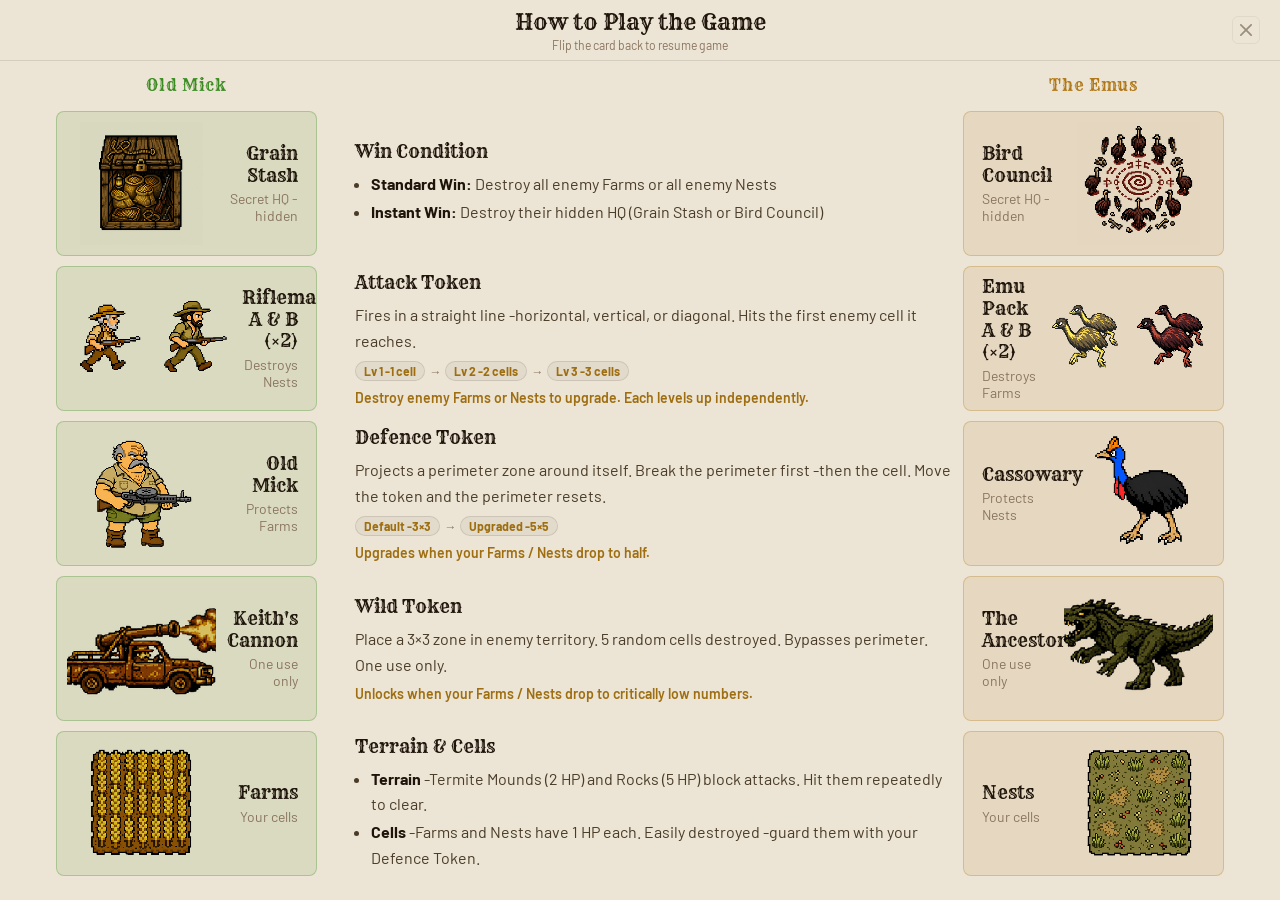
<file: frontend/how-to-play/index.html>
<!DOCTYPE html>
<html lang="en">
<head>
<meta charset="UTF-8">
<meta name="viewport" content="width=device-width, initial-scale=1.0">
<title>How to Play -Old Mick Against the Whole Bloody Lot</title>
<link rel="stylesheet" href="style.css">
</head>
<body>

<div class="screen">

  <div class="topbar">
    <div class="topbar-center">
      <span class="topbar-title">How to Play the Game</span>
      <span class="topbar-subtitle">Flip the card back to resume game</span>
    </div>
    <button class="topbar-close" id="closeBtn" aria-label="Close">
      <svg viewBox="0 0 14 14" fill="none"><line x1="1" y1="1" x2="13" y2="13" stroke="currentColor" stroke-width="2" stroke-linecap="round"/><line x1="13" y1="1" x2="1" y2="13" stroke="currentColor" stroke-width="2" stroke-linecap="round"/></svg>
    </button>
  </div>

  <div class="rows">

    <!-- FACTION HEADERS -->
    <div class="faction-header">
      <div class="faction-label farmer">Old Mick</div>
      <div></div>
      <div class="faction-label emu">The Emus</div>
    </div>

    <!-- WIN CONDITION -->
    <div class="row">
      <div class="card farmer blended">
        <div class="card-thumb"><img src="../assets/images/tokens/hq-mick.png" alt="Grain Stash"></div>
        <div class="card-text">
          <div class="card-name">Grain Stash</div>
          <div class="card-sub">Secret HQ -hidden</div>
        </div>
      </div>
      <div class="center no-gif">
        <div class="mechanic">
          <div class="mechanic-title">Win Condition</div>
          <ul class="mechanic-list">
            <li><strong>Standard Win:</strong> Destroy all enemy Farms or all enemy Nests</li>
            <li><strong>Instant Win:</strong> Destroy their hidden HQ (Grain Stash or Bird Council)</li>
          </ul>
        </div>
      </div>
      <div class="card emu blended">
        <div class="card-thumb"><img src="../assets/images/tokens/hq-emu.png" alt="Bird Council"></div>
        <div class="card-text">
          <div class="card-name">Bird Council</div>
          <div class="card-sub">Secret HQ -hidden</div>
        </div>
      </div>
    </div>

    <!-- ATTACK TOKEN -->
    <div class="row">
      <div class="card farmer">
        <div class="card-thumb-pair">
          <img src="../assets/images/tokens/atk-m-1.png" alt="Rifleman A">
          <img src="../assets/images/tokens/atk-m-2.png" alt="Rifleman B">
        </div>
        <div class="card-text">
          <div class="card-name">Rifleman A &amp; B (&times;2)</div>
          <div class="card-sub">Destroys Nests</div>
        </div>
      </div>
      <div class="center no-gif">
        <div class="mechanic">
          <div class="mechanic-title">Attack Token</div>
          <p class="mechanic-text">Fires in a straight line -horizontal, vertical, or diagonal. Hits the first enemy cell it reaches.</p>
          <div class="pills">
            <span class="pill">Lv 1 -1 cell</span>
            <span class="pill-arrow">&rarr;</span>
            <span class="pill">Lv 2 -2 cells</span>
            <span class="pill-arrow">&rarr;</span>
            <span class="pill">Lv 3 -3 cells</span>
          </div>
          <span class="upgrade-note">Destroy enemy Farms or Nests to upgrade. Each levels up independently.</span>
        </div>
      </div>
      <div class="card emu">
        <div class="card-thumb-pair">
          <img src="../assets/images/tokens/atk-e-1.png" alt="Emu Pack A">
          <img src="../assets/images/tokens/atk-e-2.png" alt="Emu Pack B">
        </div>
        <div class="card-text">
          <div class="card-name">Emu Pack A &amp; B (&times;2)</div>
          <div class="card-sub">Destroys Farms</div>
        </div>
      </div>
    </div>

    <!-- DEFENCE TOKEN -->
    <div class="row">
      <div class="card farmer">
        <div class="card-thumb"><img src="../assets/images/tokens/def-m-level1.png" alt="Old Mick"></div>
        <div class="card-text">
          <div class="card-name">Old Mick</div>
          <div class="card-sub">Protects Farms</div>
        </div>
      </div>
      <div class="center no-gif">
        <div class="mechanic">
          <div class="mechanic-title">Defence Token</div>
          <p class="mechanic-text">Projects a perimeter zone around itself. Break the perimeter first -then the cell. Move the token and the perimeter resets.</p>
          <div class="pills">
            <span class="pill">Default -3&times;3</span>
            <span class="pill-arrow">&rarr;</span>
            <span class="pill">Upgraded -5&times;5</span>
          </div>
          <span class="upgrade-note">Upgrades when your Farms / Nests drop to half.</span>
        </div>
      </div>
      <div class="card emu">
        <div class="card-thumb"><img src="../assets/images/tokens/def-e-level1.png" alt="Cassowary"></div>
        <div class="card-text">
          <div class="card-name">Cassowary</div>
          <div class="card-sub">Protects Nests</div>
        </div>
      </div>
    </div>

    <!-- WILD TOKEN -->
    <div class="row">
      <div class="card farmer wild">
        <div class="card-thumb"><img src="../assets/images/tokens/wild-token-m-keith.png" alt="Keith's Cannon"></div>
        <div class="card-text">
          <div class="card-name">Keith's Cannon</div>
          <div class="card-sub">One use only</div>
        </div>
      </div>
      <div class="center no-gif">
        <div class="mechanic">
          <div class="mechanic-title">Wild Token</div>
          <p class="mechanic-text">Place a 3&times;3 zone in enemy territory. 5 random cells destroyed. Bypasses perimeter. One use only.</p>
          <span class="upgrade-note">Unlocks when your Farms / Nests drop to critically low numbers.</span>
        </div>
      </div>
      <div class="card emu wild">
        <div class="card-thumb"><img src="../assets/images/tokens/wild-token-e-dino.png" alt="Dino"></div>
        <div class="card-text">
          <div class="card-name">The Ancestors</div>
          <div class="card-sub">One use only</div>
        </div>
      </div>
    </div>

    <!-- TERRAIN & CELLS -->
    <div class="row">
      <div class="card farmer blended">
        <div class="card-thumb"><img src="../assets/images/tiles/cell-m-farm.png" alt="Farms"></div>
        <div class="card-text">
          <div class="card-name">Farms</div>
          <div class="card-sub">Your cells</div>
        </div>
      </div>
      <div class="center no-gif">
        <div class="mechanic">
          <div class="mechanic-title">Terrain &amp; Cells</div>
          <ul class="mechanic-list">
            <li><strong>Terrain</strong> -Termite Mounds (2 HP) and Rocks (5 HP) block attacks. Hit them repeatedly to clear.</li>
            <li><strong>Cells</strong> -Farms and Nests have 1 HP each. Easily destroyed -guard them with your Defence Token.</li>
          </ul>
        </div>
      </div>
      <div class="card emu blended">
        <div class="card-thumb"><img src="../assets/images/tiles/cell-e-nest.png" alt="Nests"></div>
        <div class="card-text">
          <div class="card-name">Nests</div>
          <div class="card-sub">Your cells</div>
        </div>
      </div>
    </div>

  </div>

</div>

<script>
document.getElementById('closeBtn').addEventListener('click', function () {
  if (window.parent !== window) {
    window.parent.postMessage('closeHowToPlay', '*');
    return;
  }
});
</script>

</body>
</html>
</file>
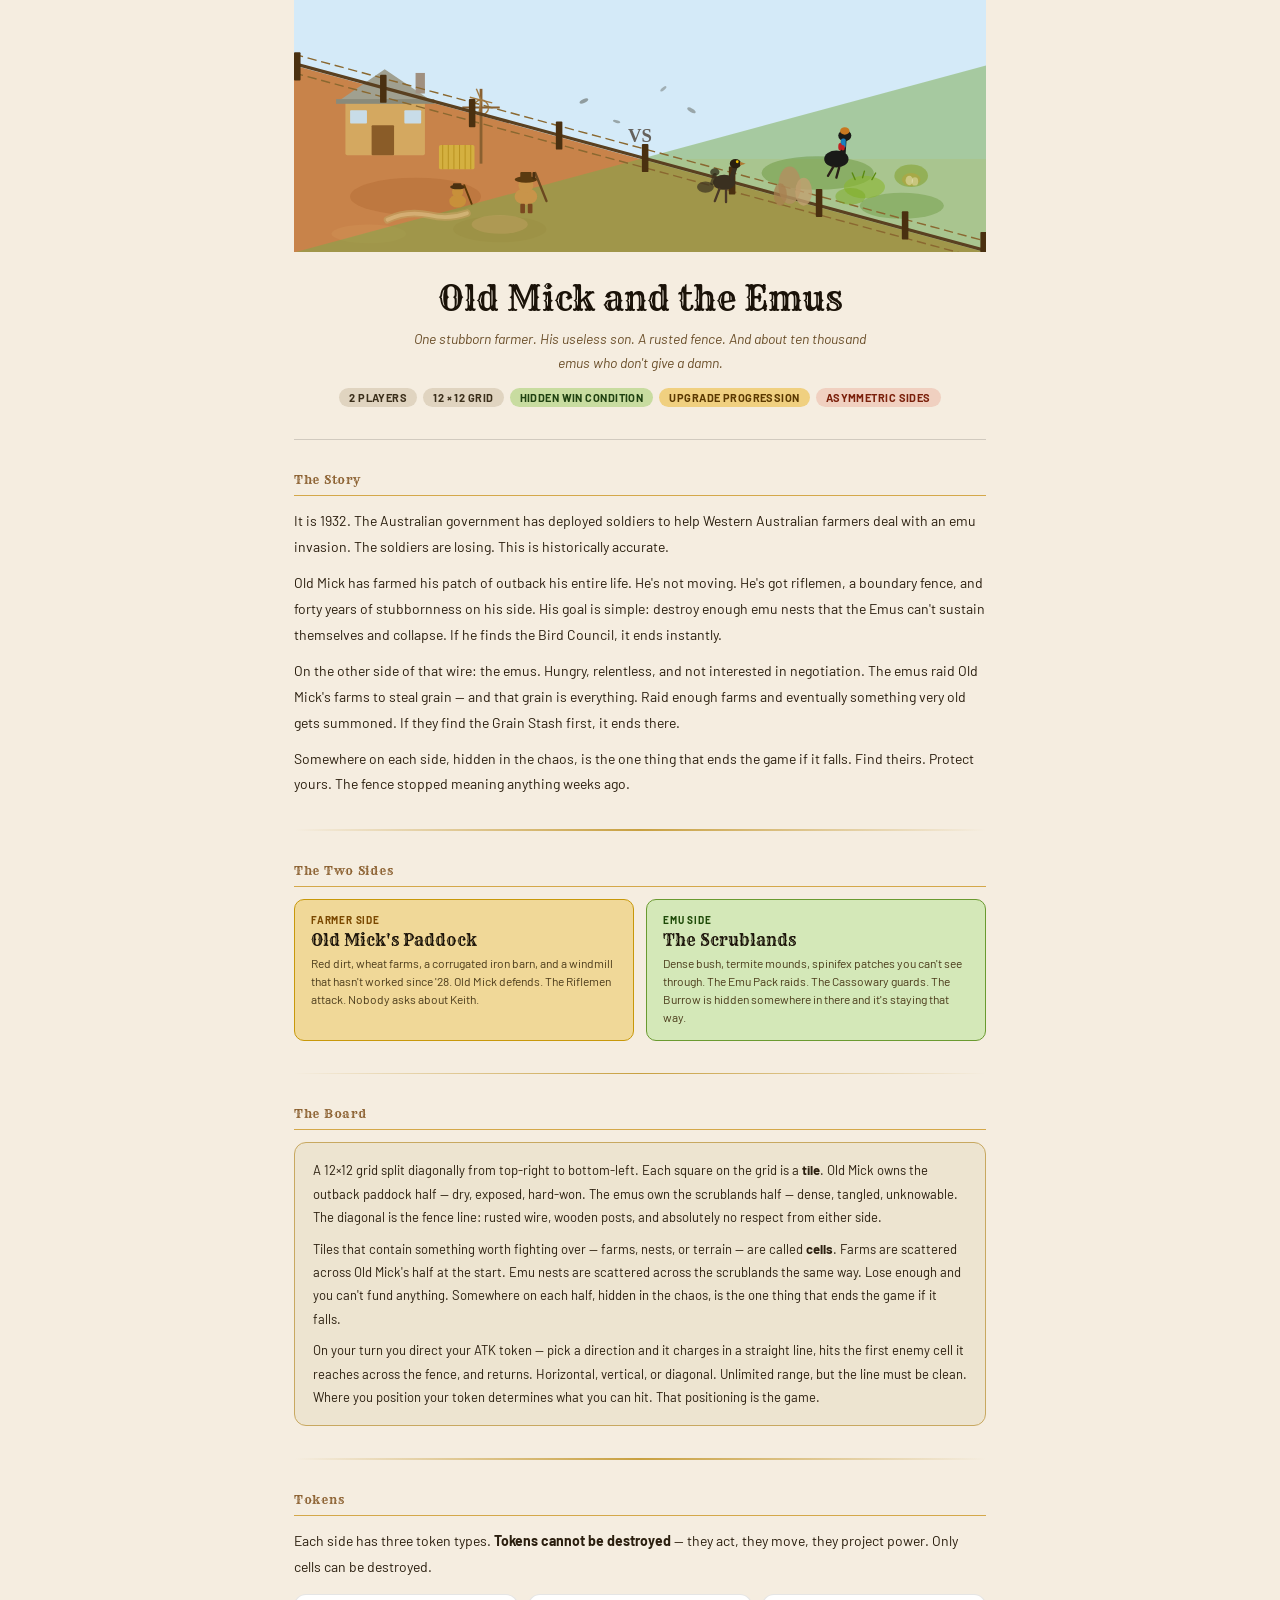
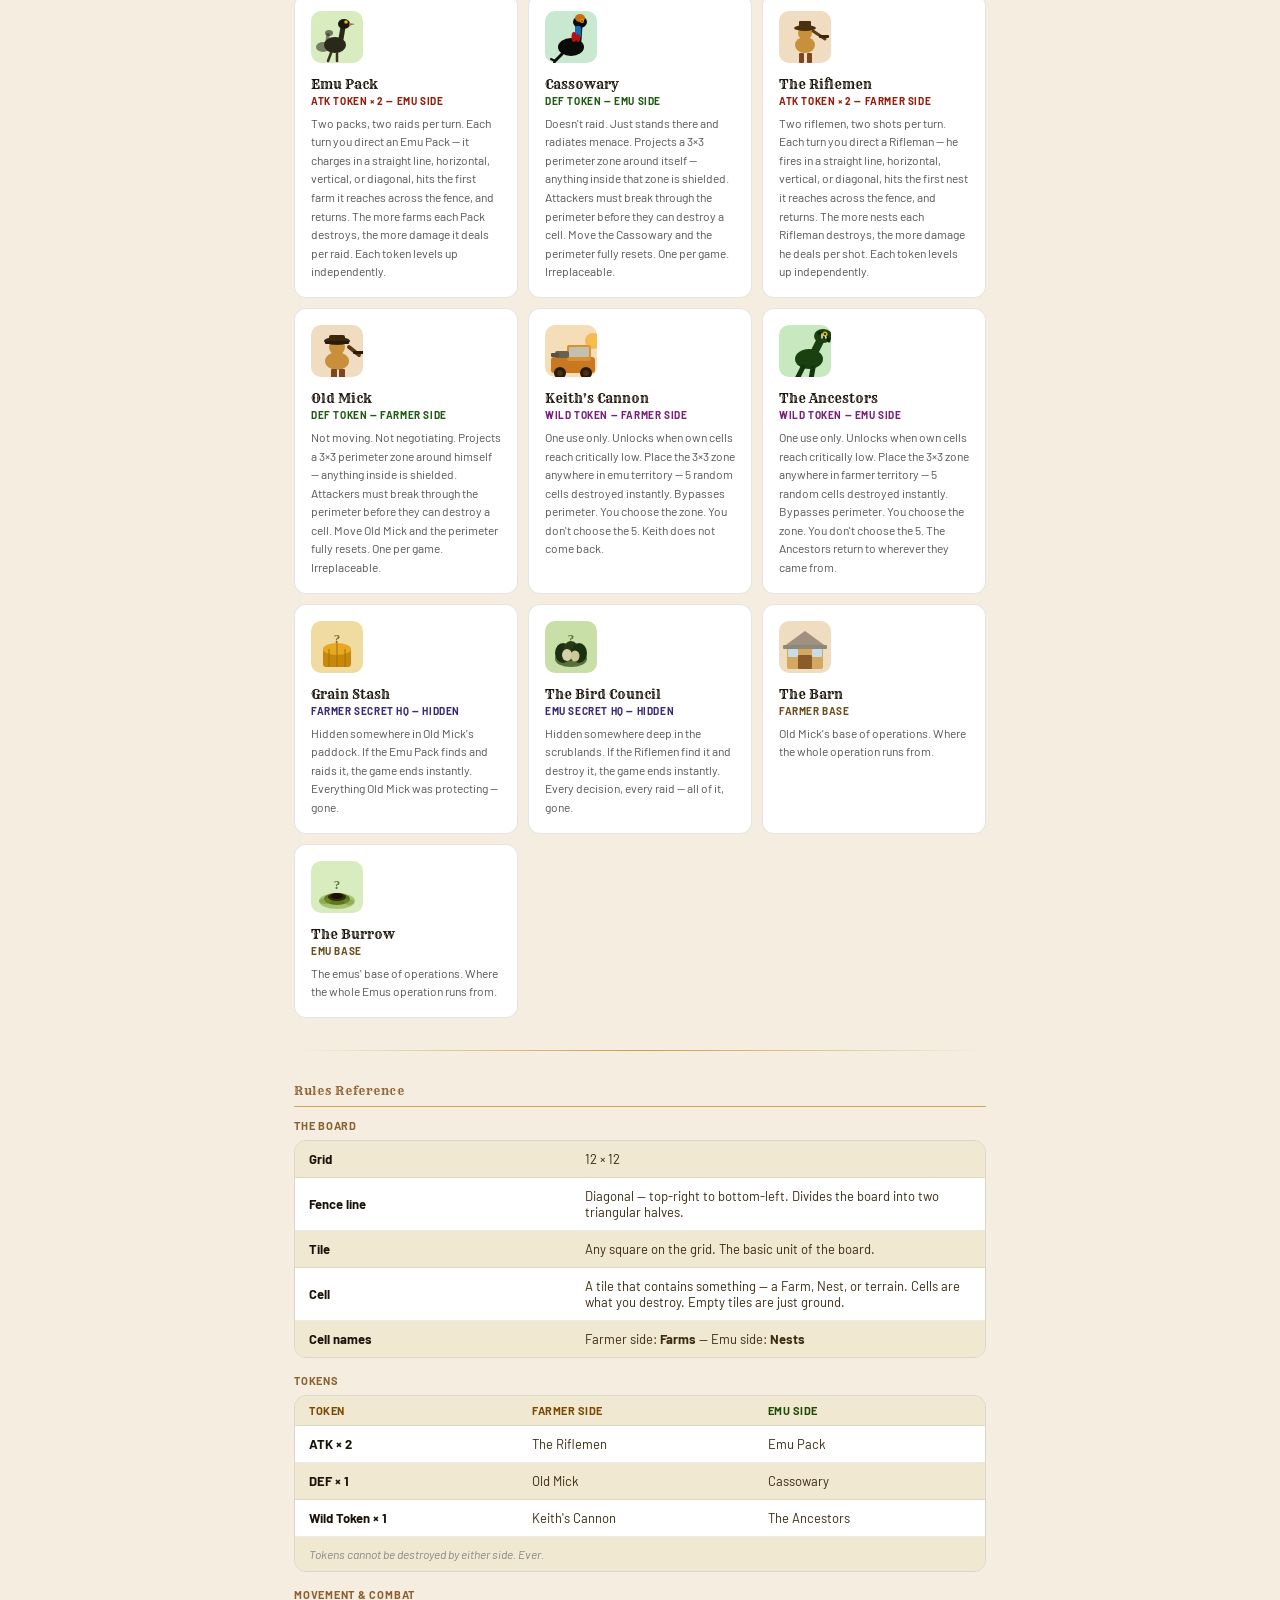
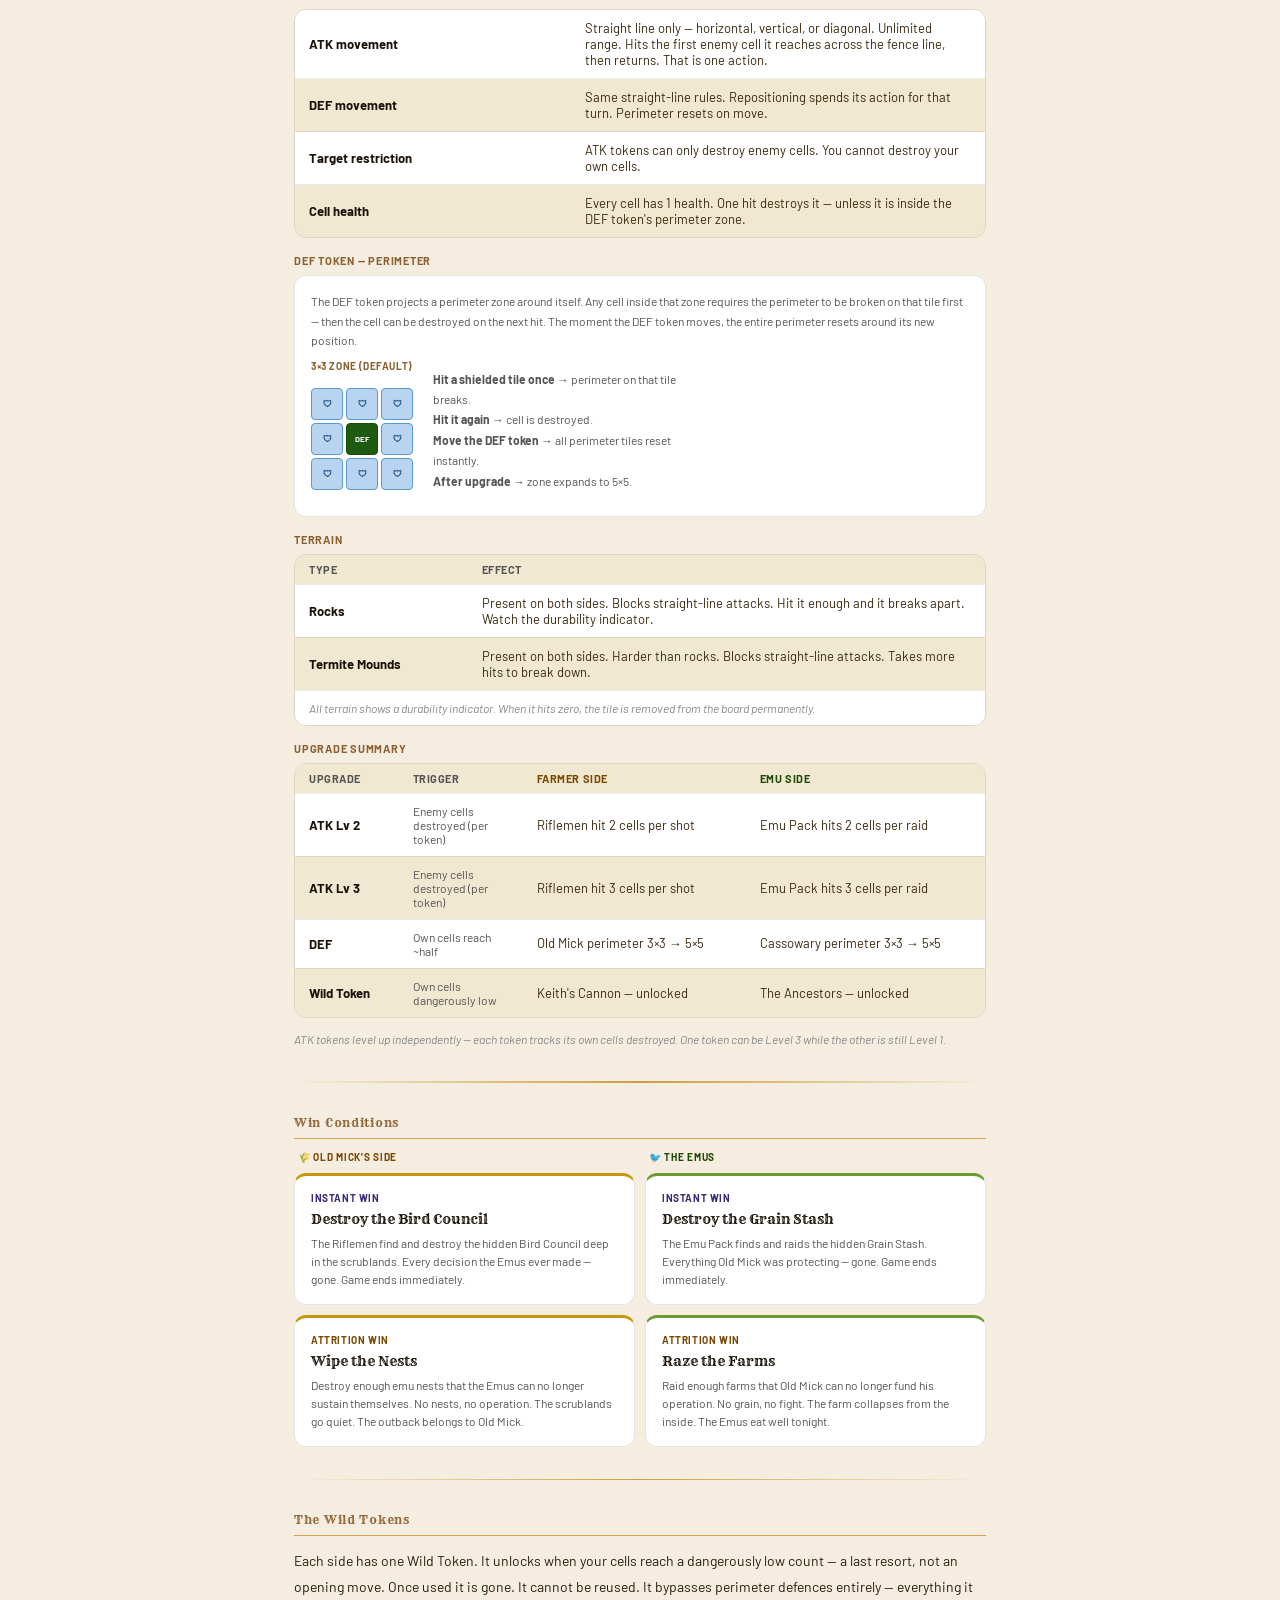
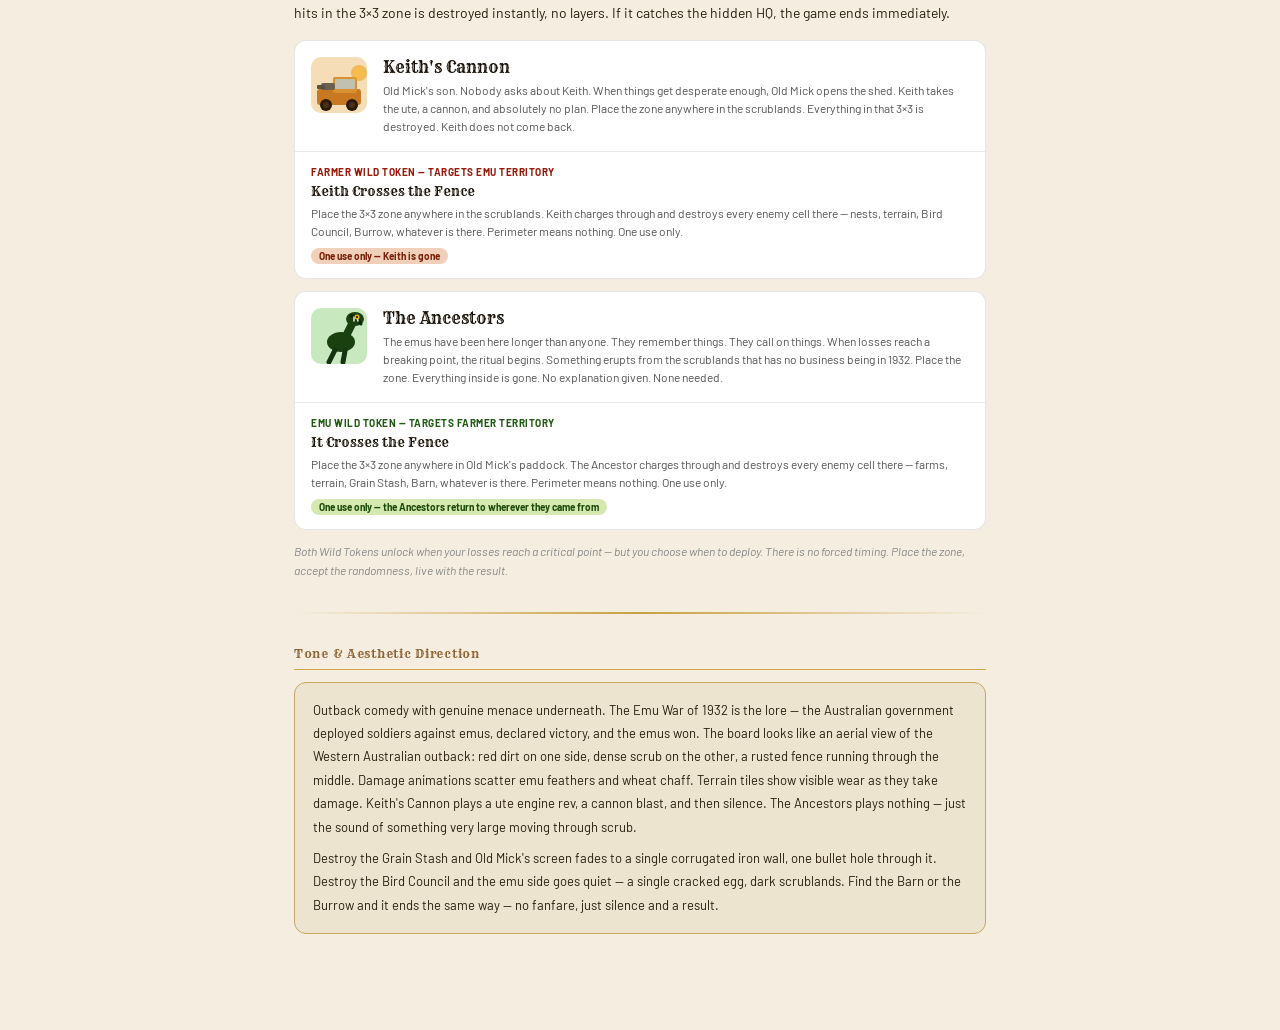
<file: game_setup_and_documentation/old_mick_and_the_emus_gdd.html>
<!DOCTYPE html>
<html lang="en">
<head>
<meta charset="UTF-8">
<meta name="viewport" content="width=device-width, initial-scale=1.0">
<title>Old Mick and the Emus — Game Design Document</title>
<style>
@import url('https://fonts.googleapis.com/css2?family=Rye&family=Barlow:ital,wght@0,400;0,600;0,700;1,400&display=swap');

* { box-sizing: border-box; margin: 0; padding: 0; }
body { font-family: 'Barlow', Georgia, serif; background: #f5ede0; color: #1a1208; }
.doc { max-width: 740px; margin: 0 auto; padding: 0 1.5rem 4rem; }

.masthead { text-align: center; padding: 0 0 2rem; border-bottom: 0.5px solid rgba(0,0,0,0.15); margin-bottom: 2rem; }
.game-title { font-family: 'Rye', serif; font-size: 34px; color: #1a1208; letter-spacing: 0px; margin-top: 1.5rem; line-height: 1.1; }
.game-sub { font-size: 14px; color: #6b4f2a; margin-top: 10px; line-height: 1.7; max-width: 480px; margin-left: auto; margin-right: auto; font-style: italic; }
.pill-row { display: flex; flex-wrap: wrap; justify-content: center; gap: 6px; margin-top: 14px; }
.pill { font-size: 11px; font-weight: 700; padding: 3px 10px; border-radius: 99px; letter-spacing: 0.04em; text-transform: uppercase; }
.pill-ochre { background: #f0d080; color: #5a3800; }
.pill-bush { background: #c8dca0; color: #1e4010; }
.pill-red { background: #f0d0c0; color: #7a1f0a; }
.pill-dust { background: #e0d4c0; color: #3a2e1a; }

.section { margin-bottom: 2rem; }
.section-title { font-family: 'Rye', serif; font-size: 12px; color: #8b6030; margin-bottom: 12px; padding-bottom: 8px; border-bottom: 1.5px solid #d4a84a; letter-spacing: 0.06em; }
.prose { font-size: 14px; color: #2a1e0e; line-height: 1.85; }
.prose + .prose { margin-top: 10px; }

.side-split { display: grid; grid-template-columns: 1fr 1fr; gap: 12px; margin-bottom: 16px; }
.side-card { border-radius: 10px; padding: 14px 16px; }
.side-mick { background: #f0d898; border: 1.5px solid #c8980a; }
.side-emu { background: #d4e8b8; border: 1.5px solid #6a9a30; }
.side-label { font-size: 10px; font-weight: 700; text-transform: uppercase; letter-spacing: 0.08em; margin-bottom: 4px; }
.side-label-mick { color: #7a4800; }
.side-label-emu { color: #1e4a08; }
.side-name { font-family: 'Rye', serif; font-size: 16px; color: #1a1208; margin-bottom: 4px; }
.side-desc { font-size: 12px; color: #4a3a1a; line-height: 1.5; }

.card-grid { display: grid; grid-template-columns: repeat(auto-fill, minmax(210px, 1fr)); gap: 10px; }
.card { background: #fff; border: 0.5px solid rgba(0,0,0,0.1); border-radius: 12px; padding: 16px; display: flex; flex-direction: column; align-items: flex-start; }
.card-icon { margin-bottom: 10px; }
.card-name { font-family: 'Rye', serif; font-size: 13px; color: #1a1208; margin-bottom: 3px; }
.card-role { font-size: 10px; font-weight: 700; text-transform: uppercase; letter-spacing: 0.06em; margin-bottom: 7px; }
.card-desc { font-size: 12px; color: #555; line-height: 1.55; }
.role-atk { color: #991a0a; }
.role-def { color: #1e5a10; }
.role-terrain { color: #6b4e1a; }
.role-win { color: #3a2878; }
.role-wild { color: #7a1f7a; }

.upgrade-list { border: 0.5px solid rgba(0,0,0,0.1); border-radius: 12px; overflow: hidden; }
.upgrade-row { display: grid; grid-template-columns: 72px 1fr; border-bottom: 0.5px solid rgba(0,0,0,0.08); }
.upgrade-row:last-child { border-bottom: none; }
.upgrade-tier { padding: 14px 12px; display: flex; flex-direction: column; justify-content: center; align-items: center; background: #f0e8d0; border-right: 0.5px solid rgba(0,0,0,0.08); }
.tier-num { font-family: 'Rye', serif; font-size: 22px; color: #1a1208; }
.tier-label { font-size: 9px; color: #888; text-transform: uppercase; letter-spacing: 0.05em; }
.upgrade-body { padding: 14px 16px; background: #fff; }
.upgrade-name { font-family: 'Rye', serif; font-size: 13px; color: #1a1208; margin-bottom: 3px; }
.upgrade-token { font-size: 10px; font-weight: 700; text-transform: uppercase; letter-spacing: 0.05em; margin-bottom: 6px; }
.upgrade-desc { font-size: 12px; color: #555; line-height: 1.5; }
.token-emus { color: #1e5a10; }
.token-riflemen { color: #991a0a; }
.token-either { color: #7a4800; }
.token-wild { color: #7a1f7a; }

.win-grid { display: grid; grid-template-columns: 1fr 1fr; gap: 10px; }
.win-card { background: #fff; border: 0.5px solid rgba(0,0,0,0.1); border-radius: 12px; padding: 16px; }
.win-label { font-size: 10px; font-weight: 700; text-transform: uppercase; letter-spacing: 0.06em; margin-bottom: 6px; }
.win-label-instant { color: #3a2878; }
.win-label-attrition { color: #7a4800; }
.win-name { font-family: 'Rye', serif; font-size: 14px; color: #1a1208; margin-bottom: 6px; }
.win-desc { font-size: 12px; color: #555; line-height: 1.5; }

.nuke-card { background: #fff; border: 0.5px solid rgba(0,0,0,0.1); border-radius: 12px; overflow: hidden; }
.nuke-header { padding: 16px; border-bottom: 0.5px solid rgba(0,0,0,0.08); display: flex; gap: 16px; align-items: flex-start; }
.nuke-text .nuke-title { font-family: 'Rye', serif; font-size: 16px; color: #1a1208; }
.nuke-text .nuke-sub { font-size: 12px; color: #555; margin-top: 4px; line-height: 1.5; }
.nuke-v { padding: 14px 16px; }
.nuke-v-label { font-size: 10px; font-weight: 700; text-transform: uppercase; letter-spacing: 0.05em; margin-bottom: 5px; }
.v-emu { color: #1e5a10; }
.v-mick { color: #991a0a; }
.nuke-v-name { font-family: 'Rye', serif; font-size: 13px; color: #1a1208; margin-bottom: 5px; }
.nuke-v-desc { font-size: 12px; color: #555; line-height: 1.5; }
.cost-tag { display: inline-block; font-size: 10px; font-weight: 700; padding: 2px 8px; border-radius: 99px; margin-top: 8px; }
.cost-emu { background: #d4e8b0; color: #1e4a08; }
.cost-mick { background: #f0d0b8; color: #7a1f0a; }
.cost-wild { background: #ead4ea; color: #7a1f7a; }

.board-section { background: #ede4d0; border-radius: 12px; padding: 16px 18px; border: 1px solid #c8a860; }
.board-desc { font-size: 13px; color: #2a1e0e; line-height: 1.8; }
.board-desc + .board-desc { margin-top: 8px; }

.divider { height: 1.5px; background: linear-gradient(to right, transparent, #c8a040, transparent); margin: 2rem 0; }
.note { font-size: 12px; color: #888; line-height: 1.6; margin-top: 12px; font-style: italic; }

.def-diagram { background: #fff; border: 0.5px solid rgba(0,0,0,0.1); border-radius: 12px; padding: 16px; margin-bottom: 16px; }
.def-grid { display: inline-grid; grid-template-columns: repeat(3, 32px); gap: 3px; margin: 10px 0; }
.def-cell { width: 32px; height: 32px; border-radius: 4px; display: flex; align-items: center; justify-content: center; font-size: 9px; font-weight: 700; }
.def-cell-perimeter { background: #b8d4f0; border: 1.5px solid #5a9ad4; color: #1a4a7a; }
.def-cell-center { background: #1e5a10; border: 1.5px solid #1a4a08; color: #fff; font-size: 8px; text-align: center; }
.def-cell-empty { background: #f0e8d0; border: 1.5px solid #d4c8a8; }

@media (max-width: 480px) {
  .win-grid, .side-split { grid-template-columns: 1fr; }
  .game-title { font-size: 26px; }
}
</style>
</head>
<body>
<div class="doc">

  <!-- HEADER ILLUSTRATION -->
  <svg width="100%" viewBox="0 0 740 270" role="img" xmlns="http://www.w3.org/2000/svg">
    <title>Old Mick's outback paddock vs the emu scrublands, split by a rusted wire fence</title>
    <rect x="0" y="0" width="740" height="270" fill="#d4eaf8"/>
    <rect x="0" y="170" width="740" height="100" fill="#e8c870" opacity="0.25"/>
    <polygon points="0,270 0,70 740,270" fill="#c8834a"/>
    <ellipse cx="130" cy="210" rx="70" ry="20" fill="#b06830" opacity="0.4"/>
    <ellipse cx="220" cy="245" rx="50" ry="14" fill="#b06830" opacity="0.3"/>
    <ellipse cx="80" cy="250" rx="40" ry="10" fill="#d4985a" opacity="0.3"/>
    <polygon points="740,70 740,270 0,270" fill="#7aaa4a" opacity="0.5"/>
    <ellipse cx="560" cy="185" rx="60" ry="18" fill="#5a8a2a" opacity="0.4"/>
    <ellipse cx="650" cy="220" rx="45" ry="14" fill="#5a8a2a" opacity="0.35"/>
    <!-- Barn -->
    <rect x="55" y="108" width="85" height="58" fill="#d4a860" rx="2"/>
    <polygon points="45,110 97,74 150,110" fill="#a0a090"/>
    <rect x="45" y="106" width="105" height="5" fill="#8a8a7a"/>
    <rect x="83" y="134" width="24" height="32" fill="#8a5c28" rx="1"/>
    <rect x="60" y="118" width="18" height="14" fill="#c8dce8" rx="1"/>
    <rect x="118" y="118" width="18" height="14" fill="#c8dce8" rx="1"/>
    <rect x="130" y="78" width="10" height="22" fill="#a09080"/>
    <!-- Windmill -->
    <line x1="200" y1="95" x2="200" y2="175" stroke="#8a6030" stroke-width="3"/>
    <line x1="180" y1="115" x2="220" y2="115" stroke="#8a6030" stroke-width="2"/>
    <circle cx="200" cy="115" r="8" fill="none" stroke="#a07840" stroke-width="1.5"/>
    <line x1="200" y1="107" x2="195" y2="95" stroke="#a07840" stroke-width="1.5"/>
    <line x1="200" y1="107" x2="212" y2="110" stroke="#a07840" stroke-width="1.5"/>
    <line x1="200" y1="107" x2="198" y2="120" stroke="#a07840" stroke-width="1.5"/>
    <line x1="200" y1="107" x2="188" y2="104" stroke="#a07840" stroke-width="1.5"/>
    <!-- Wheat -->
    <rect x="155" y="155" width="38" height="26" fill="#d4b040" rx="2"/>
    <line x1="159" y1="155" x2="159" y2="181" stroke="#b89020" stroke-width="1"/>
    <line x1="165" y1="155" x2="165" y2="181" stroke="#b89020" stroke-width="1"/>
    <line x1="171" y1="155" x2="171" y2="181" stroke="#b89020" stroke-width="1"/>
    <line x1="177" y1="155" x2="177" y2="181" stroke="#b89020" stroke-width="1"/>
    <line x1="183" y1="155" x2="183" y2="181" stroke="#b89020" stroke-width="1"/>
    <line x1="189" y1="155" x2="189" y2="181" stroke="#b89020" stroke-width="1"/>
    <!-- Creek bed -->
    <path d="M100,235 Q120,225 145,230 Q165,235 185,228" stroke="#c4a060" stroke-width="8" fill="none" stroke-linecap="round" opacity="0.7"/>
    <path d="M100,235 Q120,225 145,230 Q165,235 185,228" stroke="#e8c890" stroke-width="4" fill="none" stroke-linecap="round" opacity="0.5"/>
    <!-- Farmer figures -->
    <ellipse cx="248" cy="210" rx="12" ry="9" fill="#c8944a"/>
    <circle cx="248" cy="198" r="8" fill="#c8944a"/>
    <ellipse cx="248" cy="192" rx="12" ry="3.5" fill="#5a3a10"/>
    <rect x="242" y="184" width="12" height="9" rx="1" fill="#5a3a10"/>
    <line x1="258" y1="185" x2="270" y2="215" stroke="#6a4820" stroke-width="2.5" stroke-linecap="round"/>
    <rect x="255" y="184" width="3" height="8" rx="1" fill="#4a3010"/>
    <rect x="242" y="218" width="5" height="10" rx="1" fill="#7a4820"/>
    <rect x="250" y="218" width="5" height="10" rx="1" fill="#7a4820"/>
    <ellipse cx="175" cy="215" rx="9" ry="7" fill="#c8903a"/>
    <circle cx="175" cy="205" r="6" fill="#c8903a"/>
    <ellipse cx="175" cy="200" rx="8" ry="2.5" fill="#4a3010"/>
    <rect x="170" y="196" width="9" height="6" rx="1" fill="#4a3010"/>
    <line x1="182" y1="198" x2="190" y2="218" stroke="#5a3808" stroke-width="2" stroke-linecap="round"/>
    <!-- Fence line -->
    <line x1="0" y1="68" x2="740" y2="268" stroke="#5a4020" stroke-width="3.5"/>
    <line x1="0" y1="78" x2="740" y2="278" stroke="#8a6830" stroke-width="1.5" stroke-dasharray="10,5"/>
    <line x1="0" y1="58" x2="740" y2="258" stroke="#8a6830" stroke-width="1.5" stroke-dasharray="10,5"/>
    <rect x="0" y="56" width="7" height="30" fill="#4a3010" rx="1"/>
    <rect x="92" y="80" width="7" height="30" fill="#4a3010" rx="1"/>
    <rect x="187" y="106" width="7" height="30" fill="#4a3010" rx="1"/>
    <rect x="280" y="130" width="7" height="30" fill="#4a3010" rx="1"/>
    <rect x="372" y="154" width="7" height="30" fill="#4a3010" rx="1"/>
    <rect x="465" y="178" width="7" height="30" fill="#4a3010" rx="1"/>
    <rect x="558" y="202" width="7" height="30" fill="#4a3010" rx="1"/>
    <rect x="650" y="226" width="7" height="30" fill="#4a3010" rx="1"/>
    <rect x="734" y="248" width="7" height="30" fill="#4a3010" rx="1"/>
    <!-- Terrain: rocks/termite mounds emu side -->
    <ellipse cx="530" cy="198" rx="12" ry="20" fill="#b09060" opacity="0.85"/>
    <ellipse cx="545" cy="205" rx="9" ry="15" fill="#c0a070" opacity="0.8"/>
    <ellipse cx="520" cy="208" rx="7" ry="12" fill="#a88050" opacity="0.75"/>
    <ellipse cx="610" cy="200" rx="22" ry="12" fill="#8ab830" opacity="0.6"/>
    <ellipse cx="595" cy="210" rx="16" ry="9" fill="#7aaa20" opacity="0.5"/>
    <line x1="600" y1="192" x2="597" y2="185" stroke="#5a8a10" stroke-width="1.5" stroke-linecap="round"/>
    <line x1="608" y1="190" x2="610" y2="183" stroke="#5a8a10" stroke-width="1.5" stroke-linecap="round"/>
    <line x1="618" y1="192" x2="622" y2="185" stroke="#5a8a10" stroke-width="1.5" stroke-linecap="round"/>
    <ellipse cx="660" cy="188" rx="18" ry="12" fill="#8aa840" opacity="0.7"/>
    <ellipse cx="660" cy="192" rx="10" ry="7" fill="#c8a030" opacity="0.4"/>
    <ellipse cx="658" cy="193" rx="4" ry="5" fill="#f0e8c0" opacity="0.5"/>
    <ellipse cx="664" cy="194" rx="3.5" ry="4.5" fill="#f0e8c0" opacity="0.45"/>
    <!-- Emus -->
    <ellipse cx="460" cy="195" rx="12" ry="8" fill="#3a3020"/>
    <line x1="468" y1="190" x2="472" y2="178" stroke="#3a3020" stroke-width="5" stroke-linecap="round"/>
    <ellipse cx="472" cy="175" rx="6" ry="5" fill="#2a2010"/>
    <polygon points="477,173 483,175 477,177" fill="#b07830"/>
    <circle cx="474" cy="173" r="1.5" fill="#f0c000"/>
    <line x1="455" y1="202" x2="450" y2="215" stroke="#4a3828" stroke-width="2.5" stroke-linecap="round"/>
    <line x1="462" y1="203" x2="462" y2="216" stroke="#4a3828" stroke-width="2.5" stroke-linecap="round"/>
    <ellipse cx="440" cy="200" rx="9" ry="6" fill="#3a3020" opacity="0.7"/>
    <line x1="447" y1="196" x2="450" y2="187" stroke="#3a3020" stroke-width="4" stroke-linecap="round" opacity="0.7"/>
    <ellipse cx="450" cy="184" rx="5" ry="4" fill="#2a2010" opacity="0.7"/>
    <!-- Cassowary -->
    <ellipse cx="580" cy="170" rx="13" ry="9" fill="#1a1a18"/>
    <line x1="587" y1="163" x2="588" y2="148" stroke="#1a1a18" stroke-width="6" stroke-linecap="round"/>
    <ellipse cx="589" cy="145" rx="7" ry="6" fill="#1a1a18"/>
    <ellipse cx="589" cy="140" rx="5" ry="4" fill="#c87820"/>
    <rect x="585" y="148" width="5" height="10" rx="2" fill="#1a80c0"/>
    <ellipse cx="584" cy="157" rx="2" ry="4" fill="#c02020"/>
    <ellipse cx="587" cy="158" rx="2" ry="3" fill="#c02020"/>
    <line x1="577" y1="178" x2="571" y2="188" stroke="#2a2018" stroke-width="2.5" stroke-linecap="round"/>
    <line x1="583" y1="179" x2="580" y2="190" stroke="#2a2018" stroke-width="2.5" stroke-linecap="round"/>
    <text x="370" y="152" text-anchor="middle" font-family="Georgia, serif" font-size="20" font-weight="800" fill="#2a1808" opacity="0.65">VS</text>
    <!-- Feathers -->
    <ellipse cx="310" cy="108" rx="5" ry="2" fill="#2a2818" opacity="0.4" transform="rotate(-25 310 108)"/>
    <ellipse cx="345" cy="130" rx="4" ry="1.5" fill="#2a2818" opacity="0.35" transform="rotate(15 345 130)"/>
    <ellipse cx="395" cy="95" rx="4" ry="1.5" fill="#2a2818" opacity="0.3" transform="rotate(-40 395 95)"/>
    <ellipse cx="425" cy="118" rx="5" ry="2" fill="#2a2818" opacity="0.35" transform="rotate(30 425 118)"/>
    <ellipse cx="220" cy="240" rx="30" ry="10" fill="#d4a870" opacity="0.3"/>
  </svg>

  <div class="masthead">
    <div class="game-title">Old Mick and the Emus</div>
    <div class="game-sub">One stubborn farmer. His useless son. A rusted fence. And about ten thousand emus who don't give a damn.</div>
    <div class="pill-row">
      <span class="pill pill-dust">2 players</span>
      <span class="pill pill-dust">12 × 12 grid</span>
      <span class="pill pill-bush">Hidden win condition</span>
      <span class="pill pill-ochre">Upgrade progression</span>
      <span class="pill pill-red">Asymmetric sides</span>
    </div>
  </div>

  <div class="section">
    <div class="section-title">The Story</div>
    <p class="prose">It is 1932. The Australian government has deployed soldiers to help Western Australian farmers deal with an emu invasion. The soldiers are losing. This is historically accurate.</p>
    <p class="prose">Old Mick has farmed his patch of outback his entire life. He's not moving. He's got riflemen, a boundary fence, and forty years of stubbornness on his side. His goal is simple: destroy enough emu nests that the Emus can't sustain themselves and collapse. If he finds the Bird Council, it ends instantly.</p>
    <p class="prose">On the other side of that wire: the emus. Hungry, relentless, and not interested in negotiation. The emus raid Old Mick's farms to steal grain — and that grain is everything. Raid enough farms and eventually something very old gets summoned. If they find the Grain Stash first, it ends there.</p>
    <p class="prose">Somewhere on each side, hidden in the chaos, is the one thing that ends the game if it falls. Find theirs. Protect yours. The fence stopped meaning anything weeks ago.</p>
  </div>

  <div class="divider"></div>

  <div class="section">
    <div class="section-title">The Two Sides</div>
    <div class="side-split">
      <div class="side-card side-mick">
        <div class="side-label side-label-mick">Farmer Side</div>
        <div class="side-name">Old Mick's Paddock</div>
        <div class="side-desc">Red dirt, wheat farms, a corrugated iron barn, and a windmill that hasn't worked since '28. Old Mick defends. The Riflemen attack. Nobody asks about Keith.</div>
      </div>
      <div class="side-card side-emu">
        <div class="side-label side-label-emu">Emu Side</div>
        <div class="side-name">The Scrublands</div>
        <div class="side-desc">Dense bush, termite mounds, spinifex patches you can't see through. The Emu Pack raids. The Cassowary guards. The Burrow is hidden somewhere in there and it's staying that way.</div>
      </div>
    </div>
  </div>

  <div class="divider"></div>

  <div class="section">
    <div class="section-title">The Board</div>
    <div class="board-section">
      <p class="board-desc">A 12×12 grid split diagonally from top-right to bottom-left. Each square on the grid is a <strong>tile</strong>. Old Mick owns the outback paddock half — dry, exposed, hard-won. The emus own the scrublands half — dense, tangled, unknowable. The diagonal is the fence line: rusted wire, wooden posts, and absolutely no respect from either side.</p>
      <p class="board-desc">Tiles that contain something worth fighting over — farms, nests, or terrain — are called <strong>cells</strong>. Farms are scattered across Old Mick's half at the start. Emu nests are scattered across the scrublands the same way. Lose enough and you can't fund anything. Somewhere on each half, hidden in the chaos, is the one thing that ends the game if it falls.</p>
      <p class="board-desc">On your turn you direct your ATK token — pick a direction and it charges in a straight line, hits the first enemy cell it reaches across the fence, and returns. Horizontal, vertical, or diagonal. Unlimited range, but the line must be clean. Where you position your token determines what you can hit. That positioning is the game.</p>
    </div>
  </div>

  <div class="divider"></div>

  <div class="section">
    <div class="section-title">Tokens</div>
    <p class="prose" style="margin-bottom:14px;">Each side has three token types. <strong>Tokens cannot be destroyed</strong> — they act, they move, they project power. Only cells can be destroyed.</p>
    <div class="card-grid">

      <!-- EMU PACK -->
      <div class="card">
        <div class="card-icon">
          <svg width="52" height="52" viewBox="0 0 52 52" xmlns="http://www.w3.org/2000/svg">
            <rect width="52" height="52" rx="10" fill="#d8ecc0"/>
            <ellipse cx="24" cy="34" rx="11" ry="8" fill="#2a2818"/>
            <line x1="30" y1="28" x2="32" y2="16" stroke="#2a2818" stroke-width="5" stroke-linecap="round"/>
            <ellipse cx="33" cy="13" rx="6" ry="5" fill="#1a1810"/>
            <polygon points="38,12 44,13 38,15" fill="#b07020"/>
            <circle cx="35" cy="11" r="1.8" fill="#e8b800"/>
            <line x1="20" y1="42" x2="17" y2="50" stroke="#3a3020" stroke-width="2.5" stroke-linecap="round"/>
            <line x1="26" y1="42" x2="26" y2="50" stroke="#3a3020" stroke-width="2.5" stroke-linecap="round"/>
            <ellipse cx="12" cy="36" rx="7" ry="5" fill="#2a2818" opacity="0.55"/>
            <line x1="16" y1="32" x2="17" y2="24" stroke="#2a2818" stroke-width="3.5" stroke-linecap="round" opacity="0.55"/>
            <ellipse cx="18" cy="22" rx="4" ry="3" fill="#1a1810" opacity="0.55"/>
          </svg>
        </div>
        <div class="card-name">Emu Pack</div>
        <div class="card-role role-atk">ATK Token × 2 — Emu side</div>
        <div class="card-desc">Two packs, two raids per turn. Each turn you direct an Emu Pack — it charges in a straight line, horizontal, vertical, or diagonal, hits the first farm it reaches across the fence, and returns. The more farms each Pack destroys, the more damage it deals per raid. Each token levels up independently.</div>
      </div>

      <!-- CASSOWARY -->
      <div class="card">
        <div class="card-icon">
          <svg width="52" height="52" viewBox="0 0 52 52" xmlns="http://www.w3.org/2000/svg">
            <rect width="52" height="52" rx="10" fill="#c8e8d0"/>
            <ellipse cx="26" cy="36" rx="13" ry="9" fill="#0a0a08"/>
            <line x1="33" y1="29" x2="34" y2="14" stroke="#0a0a08" stroke-width="7" stroke-linecap="round"/>
            <ellipse cx="35" cy="11" rx="7" ry="6" fill="#0a0a08"/>
            <ellipse cx="35" cy="7" rx="5" ry="4" fill="#c87010"/>
            <rect x="30" y="15" width="6" height="12" rx="2" fill="#1070c0"/>
            <ellipse cx="29" cy="26" rx="2.5" ry="5" fill="#b81010"/>
            <ellipse cx="33" cy="27" rx="2" ry="4" fill="#b81010"/>
            <circle cx="37" cy="10" r="2" fill="#e8a000"/>
            <circle cx="37" cy="10" r="0.8" fill="#1a1008"/>
            <line x1="17" y1="43" x2="10" y2="50" stroke="#0a0a08" stroke-width="3" stroke-linecap="round"/>
            <line x1="10" y1="50" x2="6" y2="48" stroke="#0a0a08" stroke-width="2" stroke-linecap="round"/>
            <line x1="10" y1="50" x2="8" y2="54" stroke="#0a0a08" stroke-width="2" stroke-linecap="round"/>
          </svg>
        </div>
        <div class="card-name">Cassowary</div>
        <div class="card-role role-def">DEF Token — Emu side</div>
        <div class="card-desc">Doesn't raid. Just stands there and radiates menace. Projects a 3×3 perimeter zone around itself — anything inside that zone is shielded. Attackers must break through the perimeter before they can destroy a cell. Move the Cassowary and the perimeter fully resets. One per game. Irreplaceable.</div>
      </div>

      <!-- RIFLEMEN -->
      <div class="card">
        <div class="card-icon">
          <svg width="52" height="52" viewBox="0 0 52 52" xmlns="http://www.w3.org/2000/svg">
            <rect width="52" height="52" rx="10" fill="#f0dcc0"/>
            <ellipse cx="26" cy="34" rx="10" ry="8" fill="#c8903a"/>
            <circle cx="26" cy="22" r="7" fill="#c8903a"/>
            <ellipse cx="26" cy="17" rx="11" ry="3" fill="#4a3010"/>
            <rect x="20" y="10" width="12" height="8" rx="1" fill="#4a3010"/>
            <line x1="34" y1="20" x2="46" y2="28" stroke="#5a3a10" stroke-width="3" stroke-linecap="round"/>
            <rect x="40" y="24" width="10" height="3" rx="1" fill="#3a2808"/>
            <rect x="20" y="42" width="5" height="10" rx="1" fill="#7a4820"/>
            <rect x="28" y="42" width="5" height="10" rx="1" fill="#7a4820"/>
          </svg>
        </div>
        <div class="card-name">The Riflemen</div>
        <div class="card-role role-atk">ATK Token × 2 — Farmer side</div>
        <div class="card-desc">Two riflemen, two shots per turn. Each turn you direct a Rifleman — he fires in a straight line, horizontal, vertical, or diagonal, hits the first nest it reaches across the fence, and returns. The more nests each Rifleman destroys, the more damage he deals per shot. Each token levels up independently.</div>
      </div>

      <!-- OLD MICK -->
      <div class="card">
        <div class="card-icon">
          <svg width="52" height="52" viewBox="0 0 52 52" xmlns="http://www.w3.org/2000/svg">
            <rect width="52" height="52" rx="10" fill="#f0dcc0"/>
            <ellipse cx="26" cy="36" rx="12" ry="9" fill="#c8903a"/>
            <circle cx="26" cy="22" r="8" fill="#c8903a"/>
            <ellipse cx="26" cy="16" rx="13" ry="4" fill="#3a2808"/>
            <rect x="18" y="10" width="16" height="7" rx="2" fill="#3a2808"/>
            <rect x="14" y="16" width="24" height="3" rx="1" fill="#2a1808"/>
            <line x1="38" y1="22" x2="48" y2="30" stroke="#5a3a10" stroke-width="4" stroke-linecap="round"/>
            <rect x="42" y="26" width="12" height="3" rx="1" fill="#2a1808"/>
            <rect x="20" y="44" width="6" height="10" rx="1" fill="#7a4820"/>
            <rect x="28" y="44" width="6" height="10" rx="1" fill="#7a4820"/>
          </svg>
        </div>
        <div class="card-name">Old Mick</div>
        <div class="card-role role-def">DEF Token — Farmer side</div>
        <div class="card-desc">Not moving. Not negotiating. Projects a 3×3 perimeter zone around himself — anything inside is shielded. Attackers must break through the perimeter before they can destroy a cell. Move Old Mick and the perimeter fully resets. One per game. Irreplaceable.</div>
      </div>

      <!-- KEITH'S CANNON -->
      <div class="card">
        <div class="card-icon">
          <svg width="52" height="52" viewBox="0 0 52 52" xmlns="http://www.w3.org/2000/svg">
            <rect width="52" height="52" rx="10" fill="#f5ddb8"/>
            <rect x="6" y="32" width="44" height="16" rx="3" fill="#c87820"/>
            <rect x="22" y="20" width="24" height="16" rx="2" fill="#d89030"/>
            <rect x="24" y="22" width="20" height="10" rx="1" fill="#b8d4e8" opacity="0.7"/>
            <circle cx="15" cy="48" r="6" fill="#2a1808"/>
            <circle cx="15" cy="48" r="3" fill="#4a3010"/>
            <circle cx="41" cy="48" r="6" fill="#2a1808"/>
            <circle cx="41" cy="48" r="3" fill="#4a3010"/>
            <rect x="10" y="26" width="14" height="7" rx="2" fill="#6a6050"/>
            <rect x="6" y="28" width="8" height="4" rx="1" fill="#5a5040"/>
            <circle cx="48" cy="16" r="8" fill="#f0a020" opacity="0.6"/>
            <circle cx="48" cy="16" r="5" fill="#f8c040" opacity="0.7"/>
          </svg>
        </div>
        <div class="card-name">Keith's Cannon</div>
        <div class="card-role role-wild">Wild Token — Farmer side</div>
        <div class="card-desc">One use only. Unlocks when own cells reach critically low. Place the 3×3 zone anywhere in emu territory — 5 random cells destroyed instantly. Bypasses perimeter. You choose the zone. You don't choose the 5. Keith does not come back.</div>
      </div>

      <!-- THE ANCESTORS -->
      <div class="card">
        <div class="card-icon">
          <svg width="52" height="52" viewBox="0 0 52 52" xmlns="http://www.w3.org/2000/svg">
            <rect width="52" height="52" rx="10" fill="#c8e8c0"/>
            <ellipse cx="30" cy="34" rx="14" ry="10" fill="#1a4010"/>
            <line x1="36" y1="26" x2="42" y2="14" stroke="#1a4010" stroke-width="8" stroke-linecap="round"/>
            <ellipse cx="44" cy="11" rx="9" ry="7" fill="#1a4010"/>
            <path d="M40,8 Q48,10 50,16" stroke="#0a2808" stroke-width="3" fill="none" stroke-linecap="round"/>
            <line x1="43" y1="9" x2="43" y2="13" stroke="#f0f0e0" stroke-width="1.5" stroke-linecap="round"/>
            <line x1="46" y1="9" x2="47" y2="13" stroke="#f0f0e0" stroke-width="1.5" stroke-linecap="round"/>
            <line x1="24" y1="42" x2="18" y2="54" stroke="#143410" stroke-width="5" stroke-linecap="round"/>
            <line x1="34" y1="43" x2="32" y2="54" stroke="#143410" stroke-width="5" stroke-linecap="round"/>
            <circle cx="46" cy="9" r="2.5" fill="#e8b800"/>
            <circle cx="46" cy="9" r="1" fill="#0a0a08"/>
          </svg>
        </div>
        <div class="card-name">The Ancestors</div>
        <div class="card-role role-wild">Wild Token — Emu side</div>
        <div class="card-desc">One use only. Unlocks when own cells reach critically low. Place the 3×3 zone anywhere in farmer territory — 5 random cells destroyed instantly. Bypasses perimeter. You choose the zone. You don't choose the 5. The Ancestors return to wherever they came from.</div>
      </div>

      <!-- GRAIN STASH -->
      <div class="card">
        <div class="card-icon">
          <svg width="52" height="52" viewBox="0 0 52 52" xmlns="http://www.w3.org/2000/svg">
            <rect width="52" height="52" rx="10" fill="#f0dca0"/>
            <rect x="12" y="28" width="28" height="18" rx="3" fill="#c8880a"/>
            <ellipse cx="26" cy="28" rx="14" ry="6" fill="#e8a820"/>
            <line x1="18" y1="28" x2="18" y2="46" stroke="#a07008" stroke-width="1"/>
            <line x1="26" y1="22" x2="26" y2="46" stroke="#a07008" stroke-width="1"/>
            <line x1="34" y1="28" x2="34" y2="46" stroke="#a07008" stroke-width="1"/>
            <text x="26" y="22" text-anchor="middle" font-family="Georgia, serif" font-size="13" font-weight="bold" fill="#5a3800" opacity="0.7">?</text>
          </svg>
        </div>
        <div class="card-name">Grain Stash</div>
        <div class="card-role role-win">Farmer secret HQ — hidden</div>
        <div class="card-desc">Hidden somewhere in Old Mick's paddock. If the Emu Pack finds and raids it, the game ends instantly. Everything Old Mick was protecting — gone.</div>
      </div>

      <!-- BIRD COUNCIL -->
      <div class="card">
        <div class="card-icon">
          <svg width="52" height="52" viewBox="0 0 52 52" xmlns="http://www.w3.org/2000/svg">
            <rect width="52" height="52" rx="10" fill="#c8e0a8"/>
            <ellipse cx="26" cy="38" rx="16" ry="8" fill="#2a4010" opacity="0.7"/>
            <ellipse cx="18" cy="32" rx="8" ry="10" fill="#1a3010"/>
            <ellipse cx="26" cy="30" rx="8" ry="10" fill="#2a3818"/>
            <ellipse cx="34" cy="32" rx="8" ry="10" fill="#1a3010"/>
            <ellipse cx="22" cy="34" rx="5" ry="6" fill="#d4d0a8"/>
            <ellipse cx="30" cy="35" rx="4.5" ry="5.5" fill="#ccc898"/>
            <text x="26" y="22" text-anchor="middle" font-family="Georgia, serif" font-size="13" font-weight="bold" fill="#2a4010" opacity="0.7">?</text>
          </svg>
        </div>
        <div class="card-name">The Bird Council</div>
        <div class="card-role role-win">Emu secret HQ — hidden</div>
        <div class="card-desc">Hidden somewhere deep in the scrublands. If the Riflemen find it and destroy it, the game ends instantly. Every decision, every raid — all of it, gone.</div>
      </div>

      <!-- BARN -->
      <div class="card">
        <div class="card-icon">
          <svg width="52" height="52" viewBox="0 0 52 52" xmlns="http://www.w3.org/2000/svg">
            <rect width="52" height="52" rx="10" fill="#f0dcc0"/>
            <rect x="8" y="24" width="36" height="24" rx="2" fill="#d4a860"/>
            <polygon points="4,26 26,10 48,26" fill="#a09080"/>
            <rect x="4" y="24" width="44" height="4" rx="1" fill="#8a8a7a"/>
            <rect x="19" y="34" width="14" height="14" fill="#8a5c28" rx="1"/>
            <rect x="9" y="28" width="10" height="8" rx="1" fill="#c8dce8"/>
            <rect x="33" y="28" width="10" height="8" rx="1" fill="#c8dce8"/>
          </svg>
        </div>
        <div class="card-name">The Barn</div>
        <div class="card-role role-terrain">Farmer base</div>
        <div class="card-desc">Old Mick's base of operations. Where the whole operation runs from.</div>
      </div>

      <!-- THE BURROW -->
      <div class="card">
        <div class="card-icon">
          <svg width="52" height="52" viewBox="0 0 52 52" xmlns="http://www.w3.org/2000/svg">
            <rect width="52" height="52" rx="10" fill="#d8ecc0"/>
            <ellipse cx="26" cy="40" rx="18" ry="8" fill="#8aa840" opacity="0.6"/>
            <ellipse cx="26" cy="38" rx="13" ry="6" fill="#5a7820"/>
            <ellipse cx="26" cy="36" rx="9" ry="4" fill="#2a1808" opacity="0.8"/>
            <ellipse cx="26" cy="35" rx="6" ry="3" fill="#1a1008"/>
            <ellipse cx="14" cy="40" rx="6" ry="3" fill="#7a9830" opacity="0.5"/>
            <ellipse cx="38" cy="41" rx="5" ry="3" fill="#7a9830" opacity="0.5"/>
            <text x="26" y="28" text-anchor="middle" font-family="Georgia, serif" font-size="13" font-weight="bold" fill="#2a4010" opacity="0.7">?</text>
          </svg>
        </div>
        <div class="card-name">The Burrow</div>
        <div class="card-role role-terrain">Emu base</div>
        <div class="card-desc">The emus' base of operations. Where the whole Emus operation runs from.</div>
      </div>

    </div>
  </div>

  <div class="divider"></div>

  <div class="section">
    <div class="section-title">Rules Reference</div>

    <p style="font-size:11px;font-weight:700;text-transform:uppercase;letter-spacing:0.07em;color:#8b6030;margin-bottom:8px;margin-top:4px;">The Board</p>
    <div style="border:0.5px solid rgba(0,0,0,0.1);border-radius:12px;overflow:hidden;margin-bottom:16px;">
      <table style="width:100%;border-collapse:collapse;font-size:13px;">
        <tr style="background:#f0e8d0;">
          <td style="padding:10px 14px;font-weight:700;color:#1a1208;border-bottom:0.5px solid rgba(0,0,0,0.08);width:40%;">Grid</td>
          <td style="padding:10px 14px;color:#3a2a10;border-bottom:0.5px solid rgba(0,0,0,0.08);">12 × 12</td>
        </tr>
        <tr style="background:#fff;">
          <td style="padding:10px 14px;font-weight:700;color:#1a1208;border-bottom:0.5px solid rgba(0,0,0,0.08);">Fence line</td>
          <td style="padding:10px 14px;color:#3a2a10;border-bottom:0.5px solid rgba(0,0,0,0.08);">Diagonal — top-right to bottom-left. Divides the board into two triangular halves.</td>
        </tr>
        <tr style="background:#f0e8d0;">
          <td style="padding:10px 14px;font-weight:700;color:#1a1208;border-bottom:0.5px solid rgba(0,0,0,0.08);">Tile</td>
          <td style="padding:10px 14px;color:#3a2a10;border-bottom:0.5px solid rgba(0,0,0,0.08);">Any square on the grid. The basic unit of the board.</td>
        </tr>
        <tr style="background:#fff;">
          <td style="padding:10px 14px;font-weight:700;color:#1a1208;border-bottom:0.5px solid rgba(0,0,0,0.08);">Cell</td>
          <td style="padding:10px 14px;color:#3a2a10;border-bottom:0.5px solid rgba(0,0,0,0.08);">A tile that contains something — a Farm, Nest, or terrain. Cells are what you destroy. Empty tiles are just ground.</td>
        </tr>
        <tr style="background:#f0e8d0;">
          <td style="padding:10px 14px;font-weight:700;color:#1a1208;">Cell names</td>
          <td style="padding:10px 14px;color:#3a2a10;">Farmer side: <strong>Farms</strong> — Emu side: <strong>Nests</strong></td>
        </tr>
      </table>
    </div>

    <p style="font-size:11px;font-weight:700;text-transform:uppercase;letter-spacing:0.07em;color:#8b6030;margin-bottom:8px;">Tokens</p>
    <div style="border:0.5px solid rgba(0,0,0,0.1);border-radius:12px;overflow:hidden;margin-bottom:16px;">
      <table style="width:100%;border-collapse:collapse;font-size:13px;">
        <tr style="background:#f0e8d0;">
          <td style="padding:8px 14px;font-weight:700;font-size:11px;text-transform:uppercase;letter-spacing:0.05em;color:#7a4800;border-bottom:0.5px solid rgba(0,0,0,0.08);">Token</td>
          <td style="padding:8px 14px;font-weight:700;font-size:11px;text-transform:uppercase;letter-spacing:0.05em;color:#7a4800;border-bottom:0.5px solid rgba(0,0,0,0.08);">Farmer Side</td>
          <td style="padding:8px 14px;font-weight:700;font-size:11px;text-transform:uppercase;letter-spacing:0.05em;color:#1e4a08;border-bottom:0.5px solid rgba(0,0,0,0.08);">Emu Side</td>
        </tr>
        <tr style="background:#fff;">
          <td style="padding:10px 14px;font-weight:700;color:#1a1208;border-bottom:0.5px solid rgba(0,0,0,0.08);">ATK × 2</td>
          <td style="padding:10px 14px;color:#3a2a10;border-bottom:0.5px solid rgba(0,0,0,0.08);">The Riflemen</td>
          <td style="padding:10px 14px;color:#3a2a10;border-bottom:0.5px solid rgba(0,0,0,0.08);">Emu Pack</td>
        </tr>
        <tr style="background:#f0e8d0;">
          <td style="padding:10px 14px;font-weight:700;color:#1a1208;border-bottom:0.5px solid rgba(0,0,0,0.08);">DEF × 1</td>
          <td style="padding:10px 14px;color:#3a2a10;border-bottom:0.5px solid rgba(0,0,0,0.08);">Old Mick</td>
          <td style="padding:10px 14px;color:#3a2a10;border-bottom:0.5px solid rgba(0,0,0,0.08);">Cassowary</td>
        </tr>
        <tr style="background:#fff;">
          <td style="padding:10px 14px;font-weight:700;color:#1a1208;border-bottom:0.5px solid rgba(0,0,0,0.08);">Wild Token × 1</td>
          <td style="padding:10px 14px;color:#3a2a10;border-bottom:0.5px solid rgba(0,0,0,0.08);">Keith's Cannon</td>
          <td style="padding:10px 14px;color:#3a2a10;border-bottom:0.5px solid rgba(0,0,0,0.08);">The Ancestors</td>
        </tr>
        <tr style="background:#f0e8d0;">
          <td colspan="3" style="padding:10px 14px;color:#888;font-size:12px;font-style:italic;">Tokens cannot be destroyed by either side. Ever.</td>
        </tr>
      </table>
    </div>

    <p style="font-size:11px;font-weight:700;text-transform:uppercase;letter-spacing:0.07em;color:#8b6030;margin-bottom:8px;">Movement &amp; Combat</p>
    <div style="border:0.5px solid rgba(0,0,0,0.1);border-radius:12px;overflow:hidden;margin-bottom:16px;">
      <table style="width:100%;border-collapse:collapse;font-size:13px;">
        <tr style="background:#fff;">
          <td style="padding:10px 14px;font-weight:700;color:#1a1208;border-bottom:0.5px solid rgba(0,0,0,0.08);width:40%;">ATK movement</td>
          <td style="padding:10px 14px;color:#3a2a10;border-bottom:0.5px solid rgba(0,0,0,0.08);">Straight line only — horizontal, vertical, or diagonal. Unlimited range. Hits the first enemy cell it reaches across the fence line, then returns. That is one action.</td>
        </tr>
        <tr style="background:#f0e8d0;">
          <td style="padding:10px 14px;font-weight:700;color:#1a1208;border-bottom:0.5px solid rgba(0,0,0,0.08);">DEF movement</td>
          <td style="padding:10px 14px;color:#3a2a10;border-bottom:0.5px solid rgba(0,0,0,0.08);">Same straight-line rules. Repositioning spends its action for that turn. Perimeter resets on move.</td>
        </tr>
        <tr style="background:#fff;">
          <td style="padding:10px 14px;font-weight:700;color:#1a1208;border-bottom:0.5px solid rgba(0,0,0,0.08);">Target restriction</td>
          <td style="padding:10px 14px;color:#3a2a10;border-bottom:0.5px solid rgba(0,0,0,0.08);">ATK tokens can only destroy enemy cells. You cannot destroy your own cells.</td>
        </tr>
        <tr style="background:#f0e8d0;">
          <td style="padding:10px 14px;font-weight:700;color:#1a1208;">Cell health</td>
          <td style="padding:10px 14px;color:#3a2a10;">Every cell has 1 health. One hit destroys it — unless it is inside the DEF token's perimeter zone.</td>
        </tr>
      </table>
    </div>

    <p style="font-size:11px;font-weight:700;text-transform:uppercase;letter-spacing:0.07em;color:#8b6030;margin-bottom:8px;">DEF Token — Perimeter</p>
    <div class="def-diagram" style="margin-bottom:16px;">
      <p style="font-size:12px;color:#555;line-height:1.6;margin-bottom:10px;">The DEF token projects a perimeter zone around itself. Any cell inside that zone requires the perimeter to be broken on that tile first — then the cell can be destroyed on the next hit. The moment the DEF token moves, the entire perimeter resets around its new position.</p>
      <div style="display:flex;align-items:center;gap:20px;flex-wrap:wrap;">
        <div>
          <p style="font-size:10px;font-weight:700;text-transform:uppercase;letter-spacing:0.06em;color:#8b6030;margin-bottom:6px;">3×3 Zone (default)</p>
          <div class="def-grid">
            <div class="def-cell def-cell-perimeter">🛡</div>
            <div class="def-cell def-cell-perimeter">🛡</div>
            <div class="def-cell def-cell-perimeter">🛡</div>
            <div class="def-cell def-cell-perimeter">🛡</div>
            <div class="def-cell def-cell-center">DEF</div>
            <div class="def-cell def-cell-perimeter">🛡</div>
            <div class="def-cell def-cell-perimeter">🛡</div>
            <div class="def-cell def-cell-perimeter">🛡</div>
            <div class="def-cell def-cell-perimeter">🛡</div>
          </div>
        </div>
        <div style="font-size:12px;color:#555;line-height:1.7;max-width:280px;">
          <strong>Hit a shielded tile once</strong> → perimeter on that tile breaks.<br>
          <strong>Hit it again</strong> → cell is destroyed.<br>
          <strong>Move the DEF token</strong> → all perimeter tiles reset instantly.<br>
          <strong>After upgrade</strong> → zone expands to 5×5.
        </div>
      </div>
    </div>

    <p style="font-size:11px;font-weight:700;text-transform:uppercase;letter-spacing:0.07em;color:#8b6030;margin-bottom:8px;">Terrain</p>
    <div style="border:0.5px solid rgba(0,0,0,0.1);border-radius:12px;overflow:hidden;margin-bottom:16px;">
      <table style="width:100%;border-collapse:collapse;font-size:13px;">
        <tr style="background:#f0e8d0;">
          <td style="padding:8px 14px;font-weight:700;font-size:11px;text-transform:uppercase;letter-spacing:0.05em;color:#555;border-bottom:0.5px solid rgba(0,0,0,0.08);width:25%;">Type</td>
          <td style="padding:8px 14px;font-weight:700;font-size:11px;text-transform:uppercase;letter-spacing:0.05em;color:#555;border-bottom:0.5px solid rgba(0,0,0,0.08);">Effect</td>
        </tr>
        <tr style="background:#fff;">
          <td style="padding:10px 14px;font-weight:700;color:#1a1208;border-bottom:0.5px solid rgba(0,0,0,0.08);">Rocks</td>
          <td style="padding:10px 14px;color:#3a2a10;border-bottom:0.5px solid rgba(0,0,0,0.08);">Present on both sides. Blocks straight-line attacks. Hit it enough and it breaks apart. Watch the durability indicator.</td>
        </tr>
        <tr style="background:#f0e8d0;">
          <td style="padding:10px 14px;font-weight:700;color:#1a1208;border-bottom:0.5px solid rgba(0,0,0,0.08);">Termite Mounds</td>
          <td style="padding:10px 14px;color:#3a2a10;border-bottom:0.5px solid rgba(0,0,0,0.08);">Present on both sides. Harder than rocks. Blocks straight-line attacks. Takes more hits to break down.</td>
        </tr>
        <tr style="background:#fff;">
          <td colspan="2" style="padding:10px 14px;color:#888;font-size:12px;font-style:italic;">All terrain shows a durability indicator. When it hits zero, the tile is removed from the board permanently.</td>
        </tr>
      </table>
    </div>

    <p style="font-size:11px;font-weight:700;text-transform:uppercase;letter-spacing:0.07em;color:#8b6030;margin-bottom:8px;">Upgrade Summary</p>
    <div style="border:0.5px solid rgba(0,0,0,0.1);border-radius:12px;overflow:hidden;margin-bottom:4px;">
      <table style="width:100%;border-collapse:collapse;font-size:13px;">
        <tr style="background:#f0e8d0;">
          <td style="padding:8px 14px;font-weight:700;font-size:11px;text-transform:uppercase;letter-spacing:0.05em;color:#555;border-bottom:0.5px solid rgba(0,0,0,0.08);width:15%;">Upgrade</td>
          <td style="padding:8px 14px;font-weight:700;font-size:11px;text-transform:uppercase;letter-spacing:0.05em;color:#555;border-bottom:0.5px solid rgba(0,0,0,0.08);width:18%;">Trigger</td>
          <td style="padding:8px 14px;font-weight:700;font-size:11px;text-transform:uppercase;letter-spacing:0.05em;color:#7a4800;border-bottom:0.5px solid rgba(0,0,0,0.08);">Farmer Side</td>
          <td style="padding:8px 14px;font-weight:700;font-size:11px;text-transform:uppercase;letter-spacing:0.05em;color:#1e4a08;border-bottom:0.5px solid rgba(0,0,0,0.08);">Emu Side</td>
        </tr>
        <tr style="background:#fff;">
          <td style="padding:10px 14px;font-weight:700;color:#1a1208;border-bottom:0.5px solid rgba(0,0,0,0.08);">ATK Lv 2</td>
          <td style="padding:10px 14px;color:#555;font-size:12px;border-bottom:0.5px solid rgba(0,0,0,0.08);">Enemy cells destroyed (per token)</td>
          <td style="padding:10px 14px;color:#3a2a10;border-bottom:0.5px solid rgba(0,0,0,0.08);">Riflemen hit 2 cells per shot</td>
          <td style="padding:10px 14px;color:#3a2a10;border-bottom:0.5px solid rgba(0,0,0,0.08);">Emu Pack hits 2 cells per raid</td>
        </tr>
        <tr style="background:#f0e8d0;">
          <td style="padding:10px 14px;font-weight:700;color:#1a1208;border-bottom:0.5px solid rgba(0,0,0,0.08);">ATK Lv 3</td>
          <td style="padding:10px 14px;color:#555;font-size:12px;border-bottom:0.5px solid rgba(0,0,0,0.08);">Enemy cells destroyed (per token)</td>
          <td style="padding:10px 14px;color:#3a2a10;border-bottom:0.5px solid rgba(0,0,0,0.08);">Riflemen hit 3 cells per shot</td>
          <td style="padding:10px 14px;color:#3a2a10;border-bottom:0.5px solid rgba(0,0,0,0.08);">Emu Pack hits 3 cells per raid</td>
        </tr>
        <tr style="background:#fff;">
          <td style="padding:10px 14px;font-weight:700;color:#1a1208;border-bottom:0.5px solid rgba(0,0,0,0.08);">DEF</td>
          <td style="padding:10px 14px;color:#555;font-size:12px;border-bottom:0.5px solid rgba(0,0,0,0.08);">Own cells reach ~half</td>
          <td style="padding:10px 14px;color:#3a2a10;border-bottom:0.5px solid rgba(0,0,0,0.08);">Old Mick perimeter 3×3 → 5×5</td>
          <td style="padding:10px 14px;color:#3a2a10;border-bottom:0.5px solid rgba(0,0,0,0.08);">Cassowary perimeter 3×3 → 5×5</td>
        </tr>
        <tr style="background:#f0e8d0;">
          <td style="padding:10px 14px;font-weight:700;color:#1a1208;">Wild Token</td>
          <td style="padding:10px 14px;color:#555;font-size:12px;">Own cells dangerously low</td>
          <td style="padding:10px 14px;color:#3a2a10;">Keith's Cannon — unlocked</td>
          <td style="padding:10px 14px;color:#3a2a10;">The Ancestors — unlocked</td>
        </tr>
      </table>
    </div>
    <p class="note">ATK tokens level up independently — each token tracks its own cells destroyed. One token can be Level 3 while the other is still Level 1.</p>
  </div>

  <div class="divider"></div>

  <div class="section">
    <div class="section-title">Win Conditions</div>

    <div style="display:grid;grid-template-columns:1fr 1fr;gap:10px;margin-bottom:10px;">
      <div style="font-size:10px;font-weight:700;text-transform:uppercase;letter-spacing:0.07em;color:#7a4800;padding:0 4px;">🌾 Old Mick's Side</div>
      <div style="font-size:10px;font-weight:700;text-transform:uppercase;letter-spacing:0.07em;color:#1e4a08;padding:0 4px;">🐦 The Emus</div>
    </div>

    <div class="win-grid" style="margin-bottom:10px;">
      <div class="win-card" style="border-top:3px solid #c8980a;">
        <div class="win-label win-label-instant">Instant win</div>
        <div class="win-name">Destroy the Bird Council</div>
        <div class="win-desc">The Riflemen find and destroy the hidden Bird Council deep in the scrublands. Every decision the Emus ever made — gone. Game ends immediately.</div>
      </div>
      <div class="win-card" style="border-top:3px solid #6a9a30;">
        <div class="win-label win-label-instant">Instant win</div>
        <div class="win-name">Destroy the Grain Stash</div>
        <div class="win-desc">The Emu Pack finds and raids the hidden Grain Stash. Everything Old Mick was protecting — gone. Game ends immediately.</div>
      </div>
    </div>

    <div class="win-grid">
      <div class="win-card" style="border-top:3px solid #c8980a;">
        <div class="win-label win-label-attrition">Attrition win</div>
        <div class="win-name">Wipe the Nests</div>
        <div class="win-desc">Destroy enough emu nests that the Emus can no longer sustain themselves. No nests, no operation. The scrublands go quiet. The outback belongs to Old Mick.</div>
      </div>
      <div class="win-card" style="border-top:3px solid #6a9a30;">
        <div class="win-label win-label-attrition">Attrition win</div>
        <div class="win-name">Raze the Farms</div>
        <div class="win-desc">Raid enough farms that Old Mick can no longer fund his operation. No grain, no fight. The farm collapses from the inside. The Emus eat well tonight.</div>
      </div>
    </div>
  </div>

  <div class="divider"></div>

  <div class="section">
    <div class="section-title">The Wild Tokens</div>
    <p class="prose" style="margin-bottom:14px;">Each side has one Wild Token. It unlocks when your cells reach a dangerously low count — a last resort, not an opening move. Once used it is gone. It cannot be reused. It bypasses perimeter defences entirely — everything it hits in the 3×3 zone is destroyed instantly, no layers. If it catches the hidden HQ, the game ends immediately.</p>

    <div class="nuke-card" style="margin-bottom: 12px;">
      <div class="nuke-header">
        <svg width="56" height="56" viewBox="0 0 56 56" xmlns="http://www.w3.org/2000/svg" style="flex-shrink:0">
          <rect width="56" height="56" rx="10" fill="#f5ddb8"/>
          <rect x="6" y="32" width="44" height="16" rx="3" fill="#c87820"/>
          <rect x="22" y="20" width="24" height="16" rx="2" fill="#d89030"/>
          <rect x="24" y="22" width="20" height="10" rx="1" fill="#b8d4e8" opacity="0.7"/>
          <circle cx="15" cy="48" r="6" fill="#2a1808"/>
          <circle cx="15" cy="48" r="3" fill="#4a3010"/>
          <circle cx="41" cy="48" r="6" fill="#2a1808"/>
          <circle cx="41" cy="48" r="3" fill="#4a3010"/>
          <rect x="10" y="26" width="14" height="7" rx="2" fill="#6a6050"/>
          <rect x="6" y="28" width="8" height="4" rx="1" fill="#5a5040"/>
          <circle cx="48" cy="16" r="8" fill="#f0a020" opacity="0.6"/>
          <circle cx="48" cy="16" r="5" fill="#f8c040" opacity="0.7"/>
        </svg>
        <div class="nuke-text">
          <div class="nuke-title">Keith's Cannon</div>
          <div class="nuke-sub">Old Mick's son. Nobody asks about Keith. When things get desperate enough, Old Mick opens the shed. Keith takes the ute, a cannon, and absolutely no plan. Place the zone anywhere in the scrublands. Everything in that 3×3 is destroyed. Keith does not come back.</div>
        </div>
      </div>
      <div class="nuke-v">
        <div class="nuke-v-label v-mick">Farmer Wild Token — targets emu territory</div>
        <div class="nuke-v-name">Keith Crosses the Fence</div>
        <div class="nuke-v-desc">Place the 3×3 zone anywhere in the scrublands. Keith charges through and destroys every enemy cell there — nests, terrain, Bird Council, Burrow, whatever is there. Perimeter means nothing. One use only.</div>
        <div><span class="cost-tag cost-mick">One use only — Keith is gone</span></div>
      </div>
    </div>

    <div class="nuke-card">
      <div class="nuke-header">
        <svg width="56" height="56" viewBox="0 0 56 56" xmlns="http://www.w3.org/2000/svg" style="flex-shrink:0">
          <rect width="56" height="56" rx="10" fill="#c8e8c0"/>
          <ellipse cx="30" cy="34" rx="14" ry="10" fill="#1a4010"/>
          <line x1="36" y1="26" x2="42" y2="14" stroke="#1a4010" stroke-width="8" stroke-linecap="round"/>
          <ellipse cx="44" cy="11" rx="9" ry="7" fill="#1a4010"/>
          <path d="M40,8 Q48,10 50,16" stroke="#0a2808" stroke-width="3" fill="none" stroke-linecap="round"/>
          <line x1="43" y1="9" x2="43" y2="13" stroke="#f0f0e0" stroke-width="1.5" stroke-linecap="round"/>
          <line x1="46" y1="9" x2="47" y2="13" stroke="#f0f0e0" stroke-width="1.5" stroke-linecap="round"/>
          <line x1="24" y1="42" x2="18" y2="54" stroke="#143410" stroke-width="5" stroke-linecap="round"/>
          <line x1="34" y1="43" x2="32" y2="54" stroke="#143410" stroke-width="5" stroke-linecap="round"/>
          <circle cx="46" cy="9" r="2.5" fill="#e8b800"/>
          <circle cx="46" cy="9" r="1" fill="#0a0a08"/>
        </svg>
        <div class="nuke-text">
          <div class="nuke-title">The Ancestors</div>
          <div class="nuke-sub">The emus have been here longer than anyone. They remember things. They call on things. When losses reach a breaking point, the ritual begins. Something erupts from the scrublands that has no business being in 1932. Place the zone. Everything inside is gone. No explanation given. None needed.</div>
        </div>
      </div>
      <div class="nuke-v">
        <div class="nuke-v-label v-emu">Emu Wild Token — targets farmer territory</div>
        <div class="nuke-v-name">It Crosses the Fence</div>
        <div class="nuke-v-desc">Place the 3×3 zone anywhere in Old Mick's paddock. The Ancestor charges through and destroys every enemy cell there — farms, terrain, Grain Stash, Barn, whatever is there. Perimeter means nothing. One use only.</div>
        <div><span class="cost-tag cost-emu">One use only — the Ancestors return to wherever they came from</span></div>
      </div>
    </div>
    <p class="note">Both Wild Tokens unlock when your losses reach a critical point — but you choose when to deploy. There is no forced timing. Place the zone, accept the randomness, live with the result.</p>
  </div>

  <div class="divider"></div>

  <div class="section">
    <div class="section-title">Tone &amp; Aesthetic Direction</div>
    <div class="board-section">
      <p class="board-desc">Outback comedy with genuine menace underneath. The Emu War of 1932 is the lore — the Australian government deployed soldiers against emus, declared victory, and the emus won. The board looks like an aerial view of the Western Australian outback: red dirt on one side, dense scrub on the other, a rusted fence running through the middle. Damage animations scatter emu feathers and wheat chaff. Terrain tiles show visible wear as they take damage. Keith's Cannon plays a ute engine rev, a cannon blast, and then silence. The Ancestors plays nothing — just the sound of something very large moving through scrub.</p>
      <p class="board-desc">Destroy the Grain Stash and Old Mick's screen fades to a single corrugated iron wall, one bullet hole through it. Destroy the Bird Council and the emu side goes quiet — a single cracked egg, dark scrublands. Find the Barn or the Burrow and it ends the same way — no fanfare, just silence and a result.</p>
    </div>
  </div>

</div>
</body>
</html>
</file>
<file: frontend/how-to-play/style.css>
@import url('https://fonts.googleapis.com/css2?family=Rye&family=Barlow:wght@400;600;700&display=swap');

*, *::before, *::after { box-sizing: border-box; margin: 0; padding: 0; }

:root {
  --bg: #ece4d4;
  --surface: rgba(0,0,0,0.04);
  --border: rgba(0,0,0,0.10);
  --text: #4a3c28;
  --text-bright: #1e140a;
  --gold: #9e6e10;
  --farmer: #3a8c22;
  --farmer-bg: rgba(58,140,34,0.10);
  --farmer-border: rgba(58,140,34,0.30);
  --emu: #b07818;
  --emu-bg: rgba(176,120,24,0.10);
  --emu-border: rgba(176,120,24,0.30);
  --muted: #8a7560;
  --placeholder-bg: #e8e0d0;
  --placeholder-border: #c8b898;
  /* Scale type with viewport so full-screen rows stay readable (download used compact rows) */
  --fs-xs: clamp(12px, 1.35vmin, 16px);
  --fs-sm: clamp(14px, 1.55vmin, 19px);
  --fs-md: clamp(16px, 1.75vmin, 22px);
  --fs-lg: clamp(18px, 2vmin, 26px);
  --fs-xl: clamp(22px, 2.4vmin, 32px);
  --thumb-size: clamp(52px, 5.5vmin, 72px);
}

html, body {
  height: 100%;
  min-height: 100%;
  width: 100%;
  overflow: hidden;
  font-family: 'Barlow', sans-serif;
  background: var(--bg);
  color: var(--text);
}

/* FULL-SCREEN LAYOUT */
.screen {
  width: 100%;
  height: 100%;
  min-height: 100vh;
  min-height: 100dvh;
  display: flex;
  flex-direction: column;
  overflow: hidden;
}

/* HEADER BAR — thin, stays put */
.topbar {
  position: relative;
  display: flex;
  align-items: center;
  justify-content: center;
  padding: 8px 56px;
  border-bottom: 1px solid var(--border);
  flex-shrink: 0;
}

.topbar-center {
  display: flex;
  flex-direction: column;
  align-items: center;
  gap: 2px;
}

.topbar-title {
  font-family: 'Rye', serif;
  font-size: var(--fs-xl);
  color: var(--text-bright);
  text-align: center;
}

.topbar-subtitle {
  font-size: var(--fs-xs);
  color: var(--muted);
  text-align: center;
}

.topbar-close {
  position: absolute;
  right: 20px;
  width: 28px;
  height: 28px;
  border: 1px solid var(--border);
  border-radius: 6px;
  background: none;
  color: var(--text);
  cursor: pointer;
  display: flex;
  align-items: center;
  justify-content: center;
  opacity: 0.5;
  transition: opacity 0.15s;
}
.topbar-close:hover { opacity: 1; }
.topbar-close svg { width: 12px; height: 12px; }

/* ROWS CONTAINER — scrolls if needed */
.rows {
  flex: 1;
  min-height: 0;
  overflow-y: auto;
  padding: 8px 56px 24px;
  display: flex;
  flex-direction: column;
  gap: 10px;
}
.rows::-webkit-scrollbar { width: 3px; }
.rows::-webkit-scrollbar-thumb { background: var(--muted); border-radius: 3px; }

/* EACH ROW */
.row {
  flex: 1;
  min-height: 0;
  display: grid;
  grid-template-columns: 1fr 2.4fr 1fr;
  gap: 10px;
  align-items: stretch;
}

/* SIDE CARDS — like the game sidebar cards */
.card {
  border-radius: 8px;
  padding: 10px;
  display: flex;
  flex-direction: row;
  align-items: stretch;
  min-height: 0;
  min-width: 0;
  overflow: hidden;
}

.card.farmer {
  background: var(--farmer-bg);
  border: 1px solid var(--farmer-border);
}

.card.emu {
  background: var(--emu-bg);
  border: 1px solid var(--emu-border);
  flex-direction: row-reverse;
}

.card-text {
  flex: 1;
  min-width: 0;
  display: flex;
  flex-direction: column;
  justify-content: center;
  padding: 4px 8px;
  gap: 4px;
  text-align: left;
}

.card.farmer .card-text { text-align: right; }

.card-name {
  font-family: 'Rye', serif;
  font-size: var(--fs-lg);
  color: var(--text-bright);
  line-height: 1.2;
  margin-top: 0;
  flex-shrink: 0;
}

.card-sub {
  font-size: var(--fs-sm);
  color: var(--muted);
  margin-top: 0;
  flex-shrink: 0;
}

.card-thumb {
  flex: 2;
  min-width: 0;
  min-height: 0;
  border-radius: 4px;
  overflow: hidden;
}
.card-thumb img {
  width: 100%;
  height: 100%;
  object-fit: contain;
  image-rendering: pixelated;
  display: block;
  }

.card.blended .card-thumb img,
.card.wild .card-thumb img {
  mix-blend-mode: multiply;
}

.card.wild .card-thumb img {
  transform: scale(1.45);
  transform-origin: center center;
}

/* CENTER — mechanic + gif */
.center {
  height: 100%;
  min-height: 0;
  display: flex;
  gap: 12px;
  align-items: stretch;
}

.mechanic {
  flex: 1;
  display: flex;
  flex-direction: column;
  justify-content: center;
  gap: 8px;
  padding-left: 28px;
}

.mechanic-title {
  font-family: 'Rye', serif;
  font-size: var(--fs-lg);
  color: var(--text-bright);
}

/* FACTION COLUMN HEADERS */
.faction-header {
  display: grid;
  grid-template-columns: 1fr 2.4fr 1fr;
  gap: 10px;
  flex-shrink: 0;
}

.faction-label {
  font-family: 'Rye', serif;
  font-size: var(--fs-md);
  text-align: center;
  padding: 6px 0;
  letter-spacing: 0.04em;
}

.faction-label.farmer { color: var(--farmer); }
.faction-label.emu    { color: var(--emu); }

.mechanic-text {
  font-size: var(--fs-md);
  line-height: 1.6;
  color: var(--text);
}

.mechanic-text strong {
  color: var(--text-bright);
  font-weight: 700;
}

.mechanic-list {
  font-size: var(--fs-md);
  line-height: 1.6;
  color: var(--text);
  padding-left: 16px;
}
.mechanic-list li { margin-bottom: 2px; }
.mechanic-list strong { color: var(--text-bright); font-weight: 700; }

/* UPGRADE PILLS */
.pills {
  display: flex;
  align-items: center;
  gap: 4px;
  flex-wrap: wrap;
}

.pill {
  font-size: var(--fs-xs);
  font-weight: 700;
  background: var(--surface);
  border: 1px solid var(--border);
  border-radius: 99px;
  padding: 2px 8px;
  color: var(--gold);
  white-space: nowrap;
}

.pill-arrow {
  font-size: var(--fs-xs);
  color: var(--muted);
}

.upgrade-note {
  font-size: var(--fs-sm);
  color: var(--gold);
  font-weight: 600;
}


/* DUAL TOKEN THUMBNAILS (A + B side by side) */
.card-thumb-pair {
  flex: 3;
  min-width: 0;
  min-height: 0;
  display: flex;
  gap: 4px;
}

.card-thumb-pair img {
  flex: 1;
  min-width: 0;
  height: 100%;
  object-fit: contain;
  image-rendering: pixelated;
  border-radius: 4px;
  display: block;
  }

/* NO GIF VARIANT */
.center.no-gif {
  /* mechanic takes full width */
}
.center.no-gif .mechanic { flex: 1; }

/* RESPONSIVE */
@media (max-width: 768px) {
  .row {
    grid-template-columns: 1fr;
    gap: 8px;
  }
  .center { flex-direction: column; }
  .card { flex-direction: row; align-items: center; gap: 10px; }
  .rows { padding: 10px; }
}
</file>
